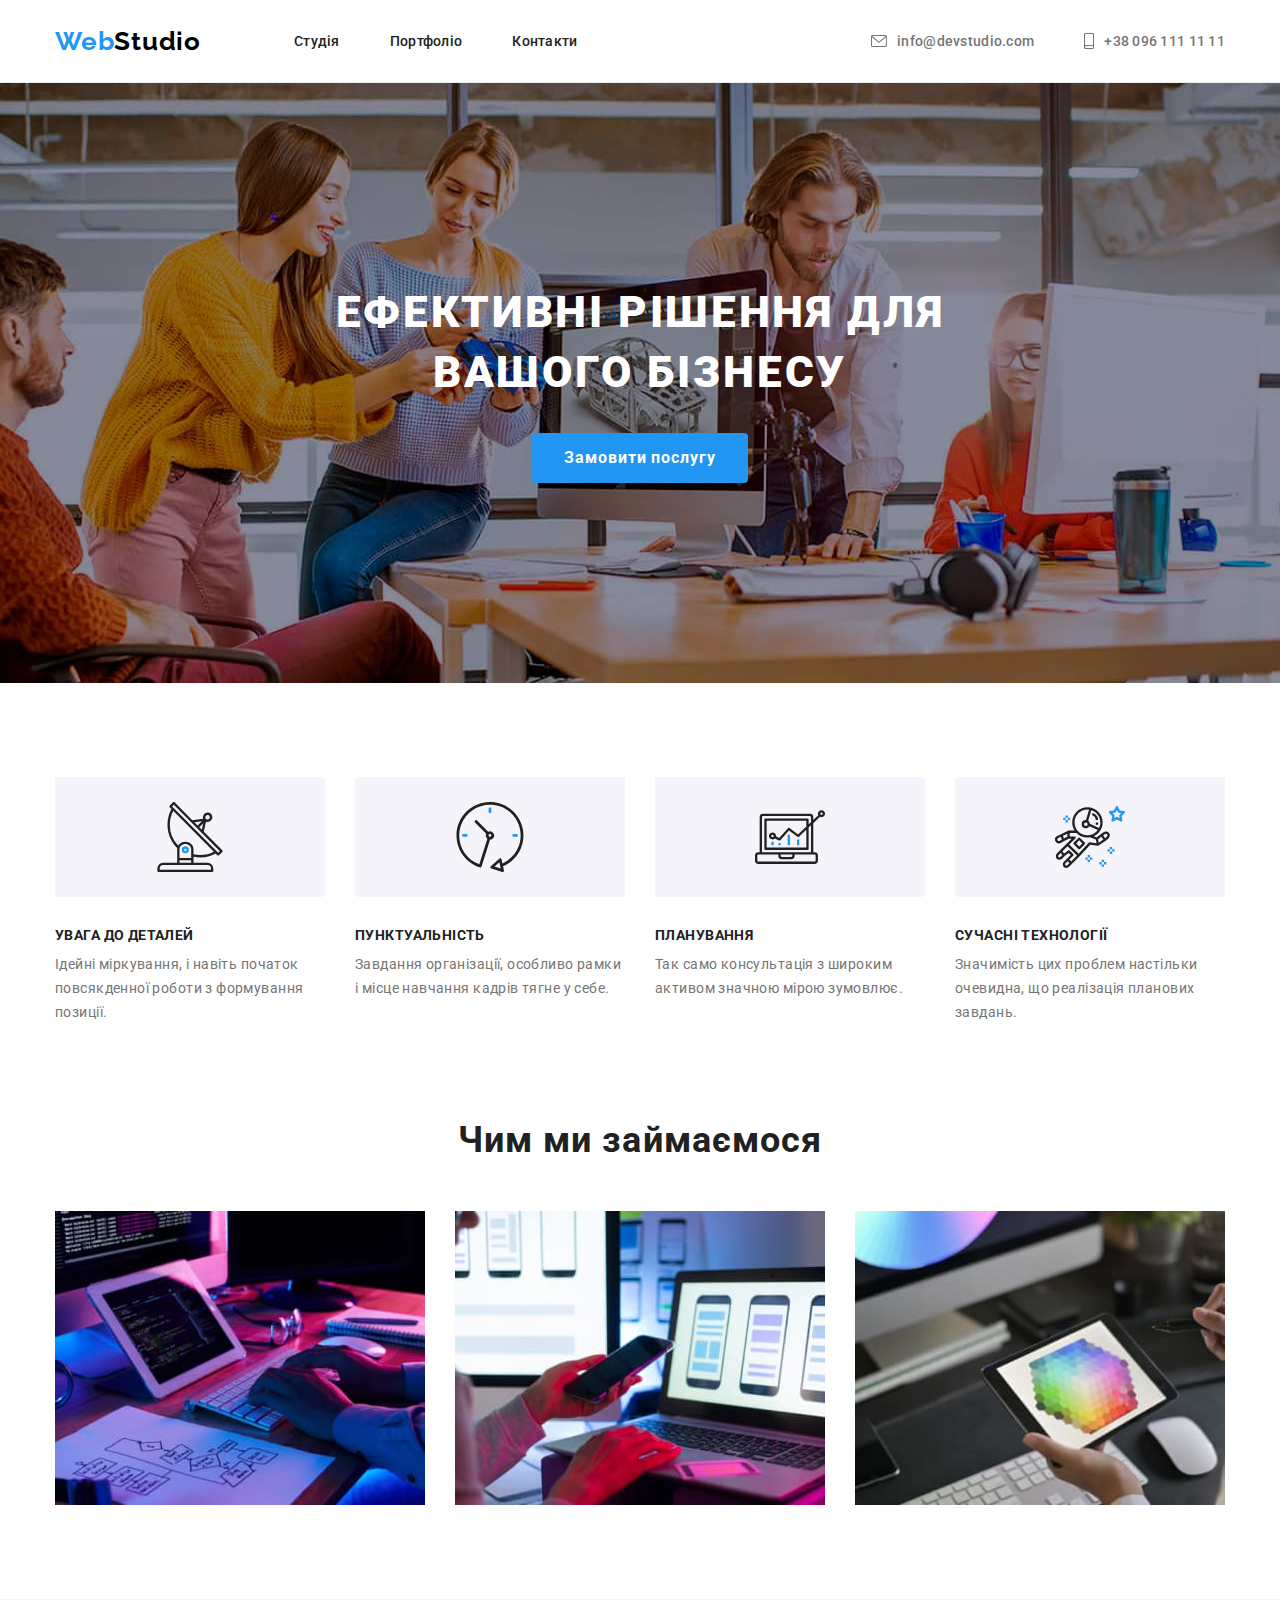
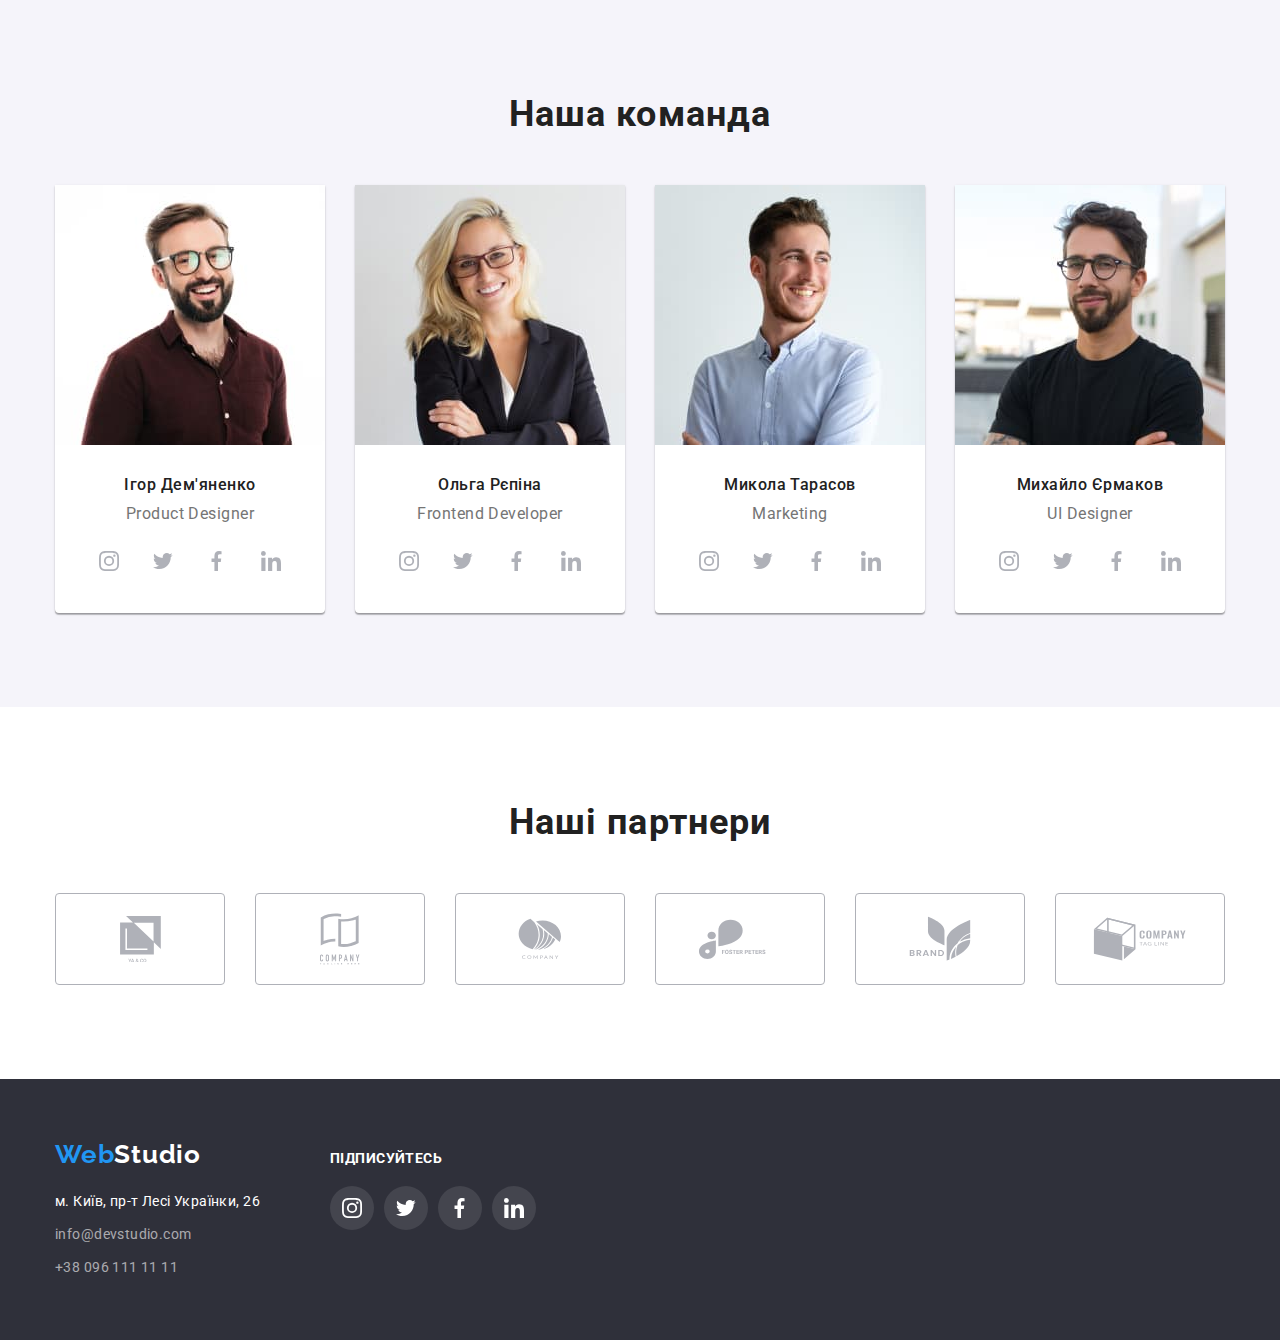
<file: index.html>
<!DOCTYPE html>
<html lang="uk">
<head>
    <meta charset="UTF-8">
    <meta http-equiv="X-UA-Compatible" content="IE=edge">
   <meta name="viewport" content="width=device-width, initial-scale=1.0">
   <title>WebStudio</title>
   <link rel="preconnect" href="https://fonts.googleapis.com">
   <link rel="preconnect" href="https://fonts.gstatic.com" crossorigin>
   <link href="https://fonts.googleapis.com/css2?family=Raleway:wght@700&family=Roboto:wght@400;500;700;900&display=swap" rel="stylesheet">
    <link rel="stylesheet" href="https://cdnjs.cloudflare.com/ajax/libs/modern-normalize/1.1.0/modern-normalize.min.css">
   <link rel="stylesheet" href="./css/style.css" />

</head>
<body>
  <header class="header ">
    
    <div class="header-div container">
    <nav class="header-nav ">
       <a class="second-logo-color link" href="./index.html"><span class="logo-color">Web</span>Studio</a>
       <ul class="header-list"> 
            
            <li class="header-item">
                <a class="header-link link list focus-header" href="./index.html">Студія</a>
            </li>
            <li class="header-item">
                <a class="header-link link list focus-header" href="./portfolio.html">Портфоліо</a>
            </li>
            <li class="header-item">
                <a class="header-link link list focus-header" href="-">Контакти</a>
            </li>
        </ul>
    </nav>
        <ul class="header-contact">
        <li class="contact-item">
            
            <a class="contact-link link list contact-clr-change" href="mailto:info@devstudio.com">
                <svg class="email-svg">
                    <use href="./images/symbol-defs.svg#icon-email"></use>
                </svg>
                info@devstudio.com</a></li>
        <li class="contact-item">
        
        
        <a class="contact-link link list contact-clr-change" href="tel:+380961111111">
            <svg class="telephon-svg">
                <use href="./images/symbol-defs.svg#icon-smartphon"></use>
            </svg>
            +38 096 111 11 11</a></li>
        </ul>
    </div>
    </header>
  <main class="middle">

    <section class="middle-section ">
        <div class="container">
      <h1 class="middle-title">Ефективні рішення для вашого бізнесу</h1>
      
      <button type="button" class="middle-button btm-settings">Замовити послугу</button>  
    
</div>
    </section>
    <section class="middle-advant section">
        <div class="container">
    <ul class="middle-list list ">
        <li class="middle-item "> <div class="middle-svg-div">
            <svg class="middle-svg1">
                <use href="./images/symbol-defs.svg#icon-antena-img"></use>
            </svg></div>
            <h3 class="advant-title">увага до деталей</h3>
        <p class="middle-text">Ідейні міркування, і навіть початок повсякденної роботи з формування позиції.</p></li>
        <li class="middle-item ">
           <div class="middle-svg-div"> <svg class="middle-svg2">
                <use href="./images/symbol-defs.svg#icon-clock-img"></use>
            </svg></div>
            <h3 class="advant-title">пунктуальність</h3>
        <p class="middle-text">Завдання організації, особливо рамки і місце навчання кадрів тягне у себе.</p></li>
        <li class="middle-item ">
           <div class="middle-svg-div"> <svg class="middle-svg3">
                <use href="./images/symbol-defs.svg#icon-diagram-img"></use>
            </svg></div>
            <h3 class="advant-title">планування</h3>
        <p class="middle-text">Так само консультація з широким активом значною мірою зумовлює.</p></li>
        <li class="middle-item ">
            <div class="middle-svg-div"><svg class="middle-svg4">
                <use href="./images/symbol-defs.svg#icon-astronaut-img"></use>
            </svg></div>
            <h3 class="advant-title">сучасні технології</h3>
        <p class="middle-text">Значимість цих проблем настільки очевидна, що реалізація планових завдань.</p></li>
    </ul>
        </div>
</section>
        <section class="function section">
         <div class=" container">
    <h2 class="function-title ">Чим ми займаємося</h2>
       <ul class="function-list">
            <li class="function-item list"><img src="./images1folder/imgabout-img1.jpg" alt="Написання коду" width="370" height="294"> </li>
            <li class="function-item list"><img src="./images1folder/imgabout-img2.jpg" alt="Адаптація " width="370" height="294"></li>
            <li class="function-item list"><img src="./images1folder/imgabout-img3.jpg" alt="Дизайн" width="370" height="294"></li>
        </ul>
    </div>
       </section>
       <section class="team-section section">
        <div class="container">
       <h2 class="team-title">Наша команда</h2>
        <ul class="team-list">
        <li class="team-item list">
            <img src="./images2folder/imgman-photo1.jpg" alt="Ігор Дем'яненко"  width="270" height="260">
           <div class="team-div"> <h3 class="team-name">Ігор Дем'яненко</h3>
            <p class="team-text" lang="en">Product Designer</p>
        
            <ul class="social-team-list">
                <li class="team-social-item list">
                    <a class="social-team-link" href="-">
                    <svg class="social-team-svg icon-instagram">
                        <use href="./images/symbol-def.svg#icon-instagram"></use>
                    </svg>
                    </a>
                </li>
                <li class="team-social-item list">
                    <a class="social-team-link" href="-">
                    <svg class="social-team-svg icon-twitter">
                        <use href="./images/symbol-defs.svg#icon-twitter"></use>
                    </svg>
                    </a>
                </li>
                <li class="team-social-item list">
                    <a class="social-team-link" href="-">
                    <svg class="social-team-svg icon-facebook">
                        <use href="./images/symbol-defs.svg#icon-facebook"></use>
                    </svg>
                    </a>
                </li>
                <li class="team-social-item list">
                    <a class="social-team-link" href="-">
                    <svg class="social-team-svg icon-linkedin">
                        <use href="./images/symbol-defs.svg#icon-linkedin"></use>
                    </svg>
                    </a>
                </li>
            </ul>
        
        </div>
        </li>
        <li class="team-item list"><img src="./images2folder/imgman-photo2.jpg" alt="Ольга Рєпіна" width="270" height="260" >
            <div class="team-div"><h3 class="team-name">Ольга Рєпіна</h3>
            <p class="team-text" lang="en">Frontend Developer</p>
            
                <ul class="social-team-list">
                    <li class="team-social-item list">
                        <a class="social-team-link" href="-">
                        <svg class="social-team-svg icon-instagram">
                            <use href="./images/symbol-def.svg#icon-instagram"></use>
                        </svg>
                        </a>
                    </li>
                    <li class="team-social-item list">
                        <a class="social-team-link" href="-">
                        <svg class="social-team-svg icon-twitter">
                            <use href="./images/symbol-defs.svg#icon-twitter"></use>
                        </svg>
                        </a>
                    </li>
                    <li class="team-social-item list">
                        <a class="social-team-link" href="-">
                        <svg class="social-team-svg icon-facebook">
                            <use href="./images/symbol-defs.svg#icon-facebook"></use>
                        </svg>
                        </a>
                    </li>
                    <li class="team-social-item list">
                        <a class="social-team-link" href="-">
                        <svg class="social-team-svg icon-linkedin">
                            <use href="./images/symbol-defs.svg#icon-linkedin"></use>
                        </svg>
                        </a>
                    </li>
                </ul>
           
        </div>
        </li>
        <li class="team-item list"><img src="./images2folder/imgman-photo3.jpg" alt="Микола Тарасов"  width="270" height="260" >
            <div class="team-div"><h3 class="team-name">Микола Тарасов</h3>
            <p class="team-text" lang="en">Marketing</p>
            
                <ul class="social-team-list">
                    <li class="team-social-item list">
                        <a class="social-team-link" href="-">
                        <svg class="social-team-svg icon-instagram">
                            <use href="./images/symbol-def.svg#icon-instagram"></use>
                        </svg>
                        </a>
                    </li>
                    <li class="team-social-item list">
                        <a class="social-team-link" href="-">
                        <svg class="social-team-svg icon-twitter">
                            <use href="./images/symbol-defs.svg#icon-twitter"></use>
                        </svg>
                        </a>
                    </li>
                    <li class="team-social-item list">
                        <a class="social-team-link" href="-">
                        <svg class="social-team-svg icon-facebook">
                            <use href="./images/symbol-defs.svg#icon-facebook"></use>
                        </svg>
                        </a>
                    </li>
                    <li class="team-social-item list">
                        <a class="social-team-link" href="-">
                        <svg class="social-team-svg icon-linkedin">
                            <use href="./images/symbol-defs.svg#icon-linkedin"></use>
                        </svg>
                        </a>
                    </li>
                </ul>
            
        </div>
        </li>
        <li class="team-item list"><img src="./images2folder/imgman-photo4.jpg" alt="Михайло Єрмаков"  width="270" height="260" >
            <div class="team-div"><h3 class="team-name">Михайло Єрмаков</h3>
            <p class="team-text" lang="en">UI Designer</p>
            
                <ul class="social-team-list">
                    <li class="team-social-item list">
                        <a class="social-team-link" href="-">
                        <svg class="social-team-svg icon-instagram">
                            <use href="./images/symbol-def.svg#icon-instagram"></use>
                        </svg>
                        </a>
                    </li>
                    <li class="team-social-item list">
                        <a class="social-team-link" href="-">
                        <svg class="social-team-svg icon-twitter">
                            <use href="./images/symbol-defs.svg#icon-twitter"></use>
                        </svg>
                        </a>
                    </li>
                    <li class="team-social-item list">
                        <a class="social-team-link" href="-">
                        <svg class="social-team-svg icon-facebook">
                            <use href="./images/symbol-defs.svg#icon-facebook"></use>
                        </svg>
                        </a>
                    </li>
                    <li class="team-social-item list">
                        <a class="social-team-link" href="-">
                        <svg class="social-team-svg icon-linkedin">
                            <use href="./images/symbol-defs.svg#icon-linkedin"></use>
                        </svg>
                        </a>
                    </li>
                </ul>
           
        </div>
        </li>
        </ul>
     </div>
        </section>
        <section class="partner ">
            <div class="container">
            <h2 class="partner-title">Наші партнери</h2>
            <ul class="partner-list">
                <li class="partner-item list">
                    <a class="partner-link" href="-" >
                    <svg class="partner-svg icon-ya-co">
                        <use href="./images/symbol-defs.svg#icon-ya-co">

                        </use>
                    </svg>
                </a>
                </li>
                <li class="partner-item list">
                    <a class="partner-link" href="-" >
                    <svg class="partner-svg icon-list-cor" >
                        <use href="./images/symbol-defs.svg#icon-list-cor">

                        </use>
                    </svg>
                    </a>
                </li>
                <li class="partner-item list">
                    <a class="partner-link" href="-" >
                    <svg class="partner-svg icon-ship-cor" >
                        <use href="./images/symbol-defs.svg#icon-ship-cor">

                        </use>
                    </svg>
                    </a>
                </li>
                <li class="partner-item list">
                    <a class="partner-link" href="-" >
                        <svg class="partner-svg icon-foster"  >
                        <use href="./images/symbol-defs.svg#icon-foster">

                        </use>
                    </svg>
                    </a>
                </a>
                </li>
                <li class="partner-item list">
                    <a class="partner-link" href="-" >
                    <svg class="partner-svg icon-plant-cor" >
                        <use href="./images/symbol-defs.svg#icon-plant-cor">

                        </use>
                    </svg>
                    </a>
                </li>
                <li class="partner-item list">
                    <a class="partner-link" href="-" >
                    <svg class="partner-svg icon-teg-line" >
                        <use href="./images/symbol-defs.svg#icon-teg-line">

                        </use>
                    </svg>
                    </a>
                </li>
            </ul>
        </section>
    </div>
        </main>
     <footer class="footer ">
    <div class="container foooter-div">
        <div class="address-div">
          <a class="footer-logo  link list" href="./index.html"><span class="end-logo-color">Web</span>Studio</a>
            
                <address class="footer-address">
            <ul class="footer-list link list">
           <li class="footer-item"><a class="footer-link link footer-addr-clr address-clr-change" href="https://goo.gl/maps/CPtrU1FHBa2aNyZL9" target="_blank"
             rel="noopener noreferrer nofollow">м. Київ, пр-т Лесі Українки, 26</a></li>
            <li class="footer-item"><a class="footer-link link contact-clr-change" href="mailto:info@devstudio.com">info@devstudio.com</a></li>
            <li class="footer-item"><a class="footer-link link contact-clr-change" href="tel:+380961111111">+38 096 111 11 11</a></li>
        </ul>
   
    </address>
  </div> 
    <div class="social-networks-footer">
        <h2 class="social-title">Підписуйтесь</h2>
        <ul class="social-list">

            <li class="social-item list">
                <a class="social-link" href="">
                    <svg class="social-svg icon-instagram">
                        <use href="./images/symbol-def.svg#icon-instagram"></use>
                    </svg>
                </a>
            </li>
            <li class="social-item list">
                <a class="social-link" href="">
                    <svg class="social-svg icon-twitter">
                        <use href="./images/symbol-defs.svg#icon-twitter"></use>
                    </svg>
                </a>
            </li>
            <li class="social-item list">
                <a class="social-link" href="">
                    <svg class="social-svg icon-facebook">
                        <use href="./images/symbol-defs.svg#icon-facebook"></use>
                    </svg>
                </a>
            </li>
            <li class="social-item list">
                <a class="social-link" href="">
                    <svg class="social-svg icon-linkedin">
                        <use href="./images/symbol-defs.svg#icon-linkedin"></use>
                    </svg>
                </a>
            </li>
        </ul>
    </div>
    </div>
       </footer>
</body>
</html>
</file>
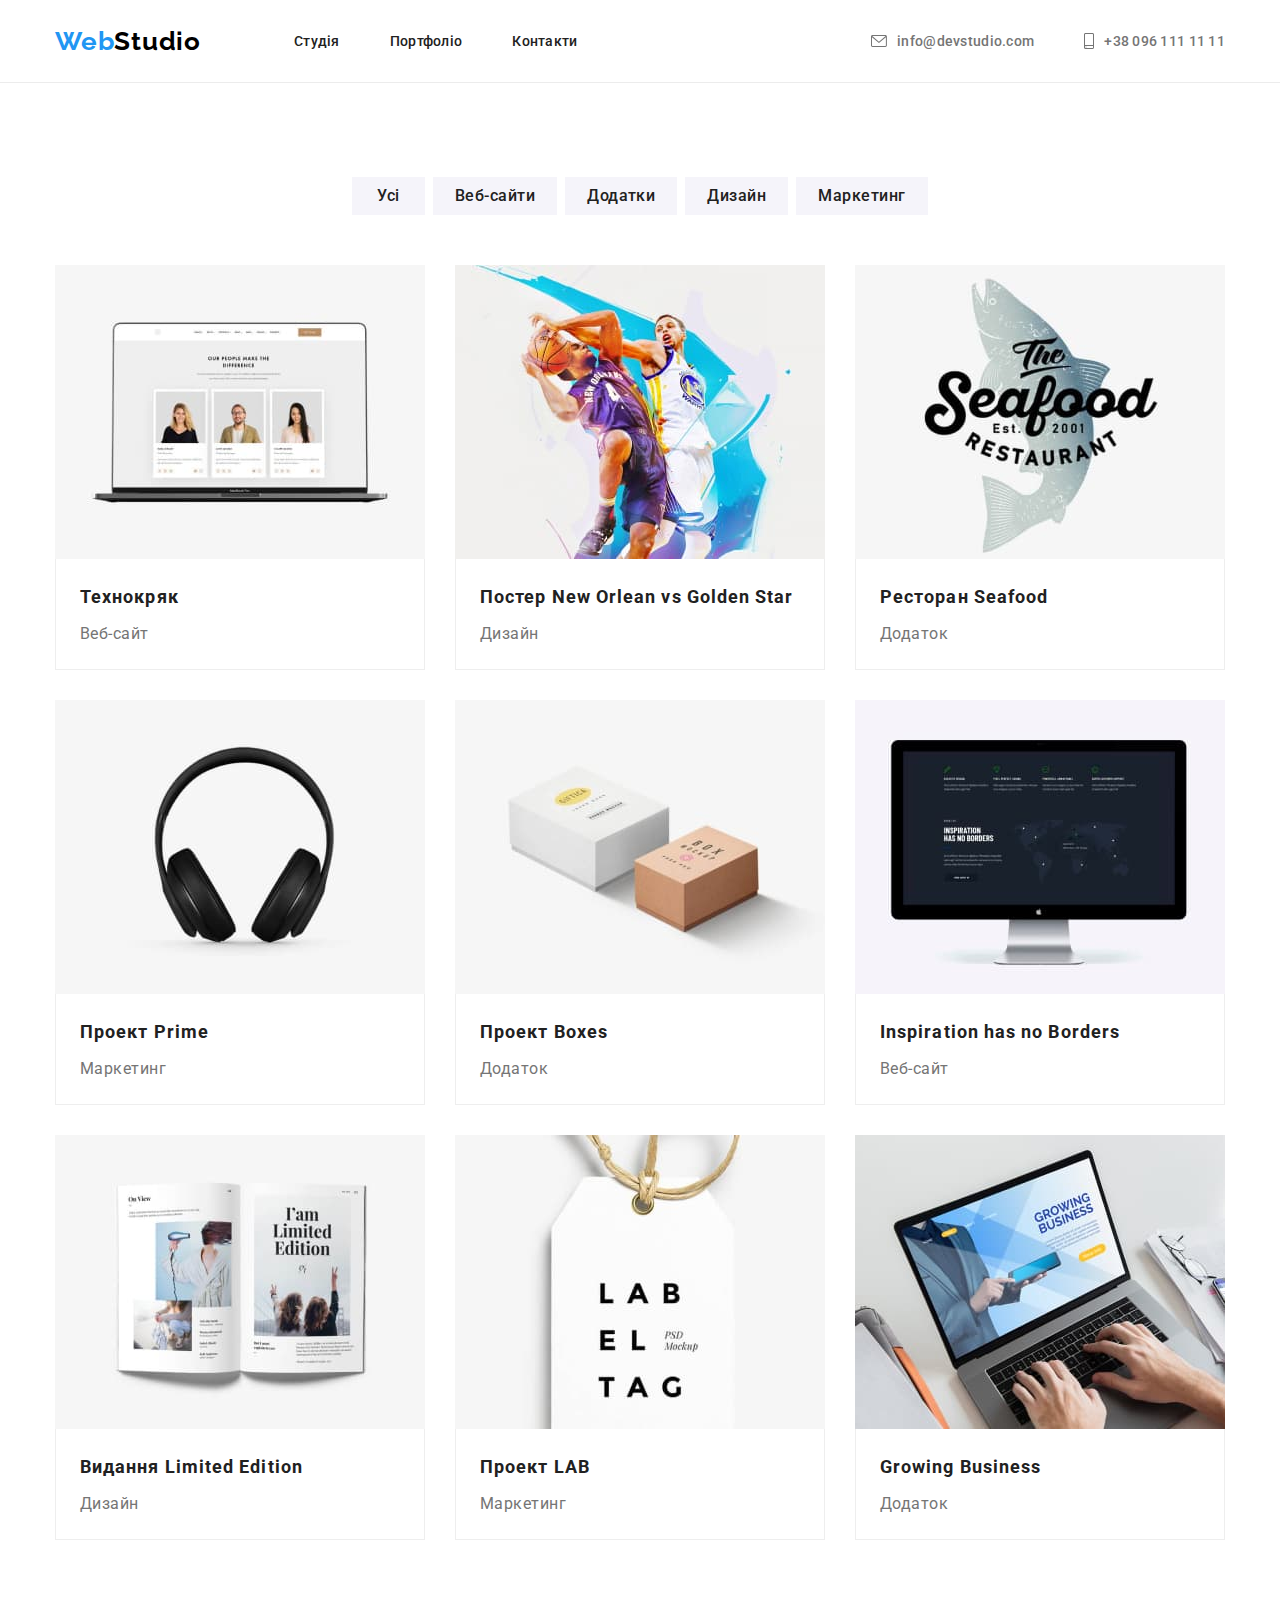
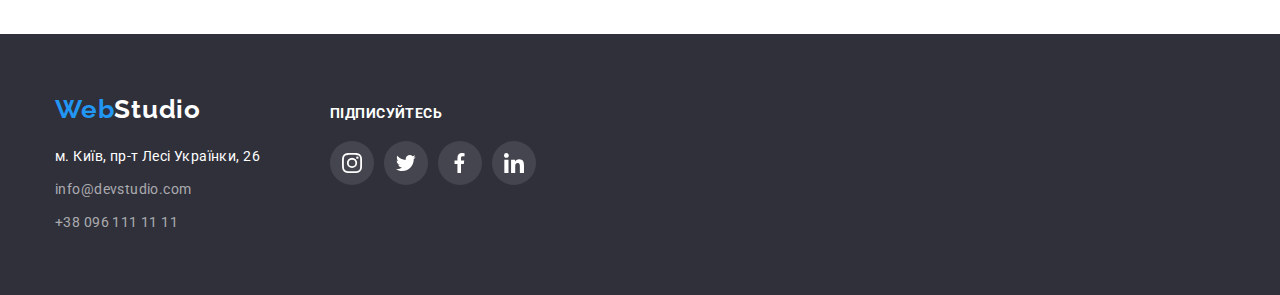
<file: portfolio.html>
<!DOCTYPE html>
<html lang="uk">
<head>
    <meta charset="UTF-8">
    <meta http-equiv="X-UA-Compatible" content="IE=edge">
    <meta name="viewport" content="width=device-width, initial-scale=1.0">
    <title>WebStudio</title>
    <link rel="preconnect" href="https://fonts.googleapis.com">
<link rel="preconnect" href="https://fonts.gstatic.com" crossorigin>
<link href="https://fonts.googleapis.com/css2?family=Raleway:wght@700&family=Roboto:wght@400;500;700;900&display=swap" rel="stylesheet">
<link rel="stylesheet" href="https://cdnjs.cloudflare.com/ajax/libs/modern-normalize/1.1.0/modern-normalize.min.css">
     <link rel="stylesheet" href="./css/style.css" />

</head>
<body class="portf-body">
  <header class="header ">
    
    <div class="header-div container">
    <nav class="header-nav ">
       <a class="second-logo-color link" href="./index.html"><span class="logo-color">Web</span>Studio</a>
       <ul class="header-list"> 
            
            <li class="header-item">
                <a class="header-link link list focus-header" href="./index.html">Студія</a>
            </li>
            <li class="header-item">
                <a class="header-link link list focus-header" href="./portfolio.html">Портфоліо</a>
            </li>
            <li class="header-item">
                <a class="header-link link list focus-header" href="-">Контакти</a>
            </li>
        </ul>
    </nav>
        <ul class="header-contact">
        <li class="contact-item">
            
            <a class="contact-link link list contact-clr-change" href="mailto:info@devstudio.com">
                <svg class="email-svg">
                    <use href="./images/symbol-defs.svg#icon-email"></use>
                </svg>
                info@devstudio.com</a></li>
        <li class="contact-item">
        
        
        <a class="contact-link link list contact-clr-change" href="tel:+380961111111">
            <svg class="telephon-svg">
                <use href="./images/symbol-defs.svg#icon-smartphon"></use>
            </svg>
            +38 096 111 11 11</a></li>
        </ul>
    </div>
    </header>
<main class="prtf-main-1">
<section class="filter">
<div class="container">
        <h1 class="visually-hidden">portfolio</h1>
        <ul class=" prtf-list">
    <li class="list prtf-btm"><button type="button" class="portfolio-btm1 btm-hover btm-focus">Усі</button></li>
    <li class="list prtf-btm"><button type="button" class="portfolio-btm btm-hover btm-focus">Веб-сайти</button></li>
    <li class="list prtf-btm"><button type="button" class="portfolio-btm btm-hover btm-focus">Додатки</button></li>
    <li class="list prtf-btm"><button type="button" class="portfolio-btm btm-hover btm-focus">Дизайн</button></li>
    <li class="list prtf-btm"><button type="button" class="portfolio-btm btm-hover btm-focus">Маркетинг</button></li>
    </ul>



<ul class="prtf-grid">
    <li class="list  prtf-li">
 <img src="./portfolio-photos-small/imgportf-photo1.jpg" alt="Технокряк" >
 <div class="prtf-card">
    <h2 class="portfolio-title">Технокряк</h2> 
 <p class="portfolio-text">Веб-сайт</p>

</div>
    </li>
    <li class="list prtf-li">
 <img  src="./portfolio-photos-small/imgportf-photo2.jpg" alt="Постер">
  <div class="prtf-card">
    <h2 class="portfolio-title">Постер  <span  lang="en">New Orlean vs Golden Star</span></h2>
  <p class="portfolio-text">Дизайн</p>
   
</div>
    </li>
    <li class="list prtf-li">
 <img  src="./portfolio-photos-small/imgportf-photo3.jpg" alt="Ресторан">
  <div class="prtf-card">
    <h2 class="portfolio-title">Ресторан  <span lang="en">Seafood</span></h2>
  <p class="portfolio-text">Додаток</p>
   
</div>
    </li>
    <li class="list prtf-li">
 <img  src="./portfolio-photos-small/imgportf-photo4.jpg" alt="Прайм">
  <div class="prtf-card">
    <h2 class="portfolio-title">Проект <span lang="en">Prime</span></h2>
  <p class="portfolio-text">Маркетинг</p>
   
</div>
    </li>
    <li class="list prtf-li">
 <img  src="./portfolio-photos-small/imgportf-photo5.jpg" alt="Бокси">
  <div class="prtf-card">
    <h2 class="portfolio-title">Проект <span lang="en">Boxes</span></h2>
  <p class="portfolio-text">Додаток</p>
   
</div>
    </li>
    <li class="list prtf-li">
 <img  src="./portfolio-photos-small/imgportf-photo6.jpg" alt="Немає меж">
  <div class="prtf-card">
    <h2 class="portfolio-title" lang="en">Inspiration has no Borders </h2>
  <p class="portfolio-text">Веб-сайт</p>
   
</div>
    </li>
    <li class="list prtf-li">
 <img  src="./portfolio-photos-small/imgportf-photo7.jpg" alt="Видання">
  <div class="prtf-card">
    <h2 class="portfolio-title">Видання <span lang="en">Limited Edition</span></h2>
  <p class="portfolio-text">Дизайн</p>
   
</div>
    </li>
    <li class="list prtf-li">
 <img  src="./portfolio-photos-small/imgportf-photo8.jpg" alt="Маркетинговий проект">
  <div class="prtf-card">
    <h2 class="portfolio-title">Проект <span lang="en">LAB</span></h2>
  <p class="portfolio-text">Маркетинг</p>
   
</div>
    </li>
    <li class="list prtf-li">
 <img  src="./portfolio-photos-small/imgportf-photo9.jpg" alt="Ростучий бізнес">
  <div class="prtf-card">
    <h2 class="portfolio-title" lang="en">Growing Business</h2>
  <p class="portfolio-text">Додаток</p>
   
</div>
    </li>
        </ul>
</div>
</section>
</main>
<footer class="footer ">
  <div class="container foooter-div">
      <div class="address-div">
        <a class="footer-logo  link list" href="./index.html"><span class="end-logo-color">Web</span>Studio</a>
          
              <address class="footer-address">
          <ul class="footer-list link list">
         <li class="footer-item"><a class="footer-link link footer-addr-clr address-clr-change" href="https://goo.gl/maps/CPtrU1FHBa2aNyZL9" target="_blank"
           rel="noopener noreferrer nofollow">м. Київ, пр-т Лесі Українки, 26</a></li>
          <li class="footer-item"><a class="footer-link link contact-clr-change" href="mailto:info@devstudio.com">info@devstudio.com</a></li>
          <li class="footer-item"><a class="footer-link link contact-clr-change" href="tel:+380961111111">+38 096 111 11 11</a></li>
      </ul>
 
  </address>
</div> 
  <div class="social-networks-footer">
      <h2 class="social-title">Підписуйтесь</h2>
      <ul class="social-list">

          <li class="social-item list">
              <a class="social-link" href="">
                  <svg class="social-svg icon-instagram">
                      <use href="./images/symbol-def.svg#icon-instagram"></use>
                  </svg>
              </a>
          </li>
          <li class="social-item list">
              <a class="social-link" href="">
                  <svg class="social-svg icon-twitter">
                      <use href="./images/symbol-defs.svg#icon-twitter"></use>
                  </svg>
              </a>
          </li>
          <li class="social-item list">
              <a class="social-link" href="">
                  <svg class="social-svg icon-facebook">
                      <use href="./images/symbol-defs.svg#icon-facebook"></use>
                  </svg>
              </a>
          </li>
          <li class="social-item list">
              <a class="social-link" href="">
                  <svg class="social-svg icon-linkedin">
                      <use href="./images/symbol-defs.svg#icon-linkedin"></use>
                  </svg>
              </a>
          </li>
      </ul>
  </div>
  </div>
     </footer>




    
</body>
</html>
</file>
<file: css/style.css>
:root {
--black-color: #212121 ;
--dark-gray-color:#2F303A ;
--black-000-color: #000000 ;
--blue-color: #2196F3 ;
--dark-blau:#188CE8 ;
--gray-color: #757575 ;
--white-color: #ffffff ;
--team-bg-colore:#F5F4FA ;;
--footer-address-clr: rgba(255, 255, 255, 0.6); 
/*------------portfolio----------------*/
--dark-white:#F5F4FA ;
--portf-btm-txt-clr:#212121 ;
--portf-title: #212121 ;
--portf-text:#757575;
--portf-btm-bg-effct:#2196F3;
--portf-btm-tx-effct: #ffffff ;
 }

h1,
h2,
h3,
h4,
h5,
h6,
p ,
ul,
ol{
	margin: 0;
    padding: 0;
}
.list {
	list-style: none;
	padding-left: 0;
	margin: 0;
}
.link {
	text-decoration: none;
	color: inherit;
}
img {
	display: block;
	max-width: 100%;
	height: auto;
}
address {
	font-style: normal;
	/* or */
	font-style: inherit;
}

.list{
    list-style: none;
}

.link{
    text-decoration: none;
}
html{
 box-sizing: border-box;
}

*,
*::before ,
*::after{
    box-sizing: inherit;
}

body{
    font-family:"Roboto", sans-serif ;
    color: var(--black-color);
    margin: 0;
    display: block;
    align-items: center;
    background-color: var(--white-color);
}

.container{
    width: 1200px;
    margin-left: auto;
    margin-right: auto;
    padding-left: 15px;
    padding-right: 15px;
}

.section{
    padding-top: 94px ;
    padding-bottom: 94px;
}
 /*-------------------- Header-----------------*/
.header-place{
    display: block;
    
}
.header-div{
    display: flex;
    margin-left: auto;
    margin-right: auto;
   
}
.header {
    border-bottom: 1px solid #ECECEC;
    color:var(--white-color);
    display: flex;
    align-items: center;
    
  

  
}


.header-nav{
    display: flex;
    align-items: center;
}

.second-logo-color {
    align-items: center;
    margin-right: 93px;


    font-family: 'Raleway';
font-style: normal;
font-weight: 700;
font-size: 26px;
line-height:calc(31/26);
letter-spacing: 0.03em;
    color:var(--black-000-color) ;
}
.logo-color {
    color: var(--blue-color);
}
.header-list {
    display: flex ;
    align-items: center;
    
}

.header-item {
    padding-top: 32px;
    padding-bottom: 32px;
    margin-right: 50px;
    display: block;
}
.header-item:last-child{
    margin-right: 0;
}
.email-svg{
    width: 16px;
    height: 12px;
    margin-right: 10px;
    fill: currentColor;
}
.header-link {
    padding-top: 32px;
    padding-bottom: 32px;
    


font-weight: 500;
font-size: 14px;
line-height: 1.14;
letter-spacing: 0.02em;
color: var(--black-color);
}
.header-link:hover  {
 color: var(--blue-color);
 
}
.focus-header:focus{
    color: var(--blue-color);
}


.header-contact {
    display: flex;
    margin-left: auto;
    align-items: center;
   

}
.telephon-svg{
    width: 10px;
    height: 16px;
    margin-right: 10px;
    fill: currentColor;
   
}

.contact-item {
    margin-right: 50px;
   display: block;
   
   
    
}
.contact-item:hover , .contact-item:focus{
    color: var(--blue-color);
}
.contact-item:last-child{
    margin-right: 0;
}
.contact-link {
    padding-top: 32px;
    padding-bottom: 32px;


    font-weight: 500;
font-size: 14px;
line-height: calc(16/14);
letter-spacing: 0.02em;
    color: var(--gray-color);
    display: flex;
    align-items: center;
}

.contact-clr-change:hover , .contact-clr-change:focus{
color: var(--blue-color);
}
    
    
.middle{
  
   
}

.middle-section {
    background-image: url(../background-img/background-image.jpg);
    background-color: var(--dark-gray-color);
    padding-top: 200px;
    padding-bottom: 200px;
    max-width: 1600px;
    max-height: 600px;
    background-position: center;
    background-size: cover;
    background-repeat: no-repeat;
    margin: 0 auto;
}


.middle-title {
    display: block;
    text-align: center;
    max-width: 696px;
    align-items: center;
    margin: 0 auto;
    margin-bottom: 30px;
    
   
    font-weight: 900;
    font-size: 44px;
    line-height: 1.36;
    text-align: center;
    letter-spacing: 0.06em;
    text-transform: uppercase;
        color: var(--white-color);
      
}

/* .mdl-btm-chg:hover , .mdl-btm-chg:focus{ 
    background-color: #188CE8;
}*/
.botton-div-1{
    padding-bottom: 200px;
}
.middle-button{
    display: inline-block;
    margin: 0 auto;
    padding-top: 10px;
    padding-bottom: 10px;
    padding-left: 32px;
    padding-right: 32px;
   

    font-family:inherit;
    font-weight: 700;
font-size: 16px;
line-height: 1.88;
background-color: var(--blue-color);
color: var(--white-color);
display: flex;
align-items: center;
text-align: center;
border-radius: 4px;
letter-spacing: 0.06em;
border: 0px;


}

.btm-settings:hover , .btm-settings:focus{
    background-color: var(--dark-blau);
    cursor: pointer;

}
.middle-advant {
    padding-bottom: 0;
   
}
.middle-list {
    display: flex;
    margin: 0, auto;
    
}
.middle-item {
    width: 270px;
    margin-right: 30px; 
    
   
}

.middle-item:last-child{
    margin: 0;
}
.middle-svg-div{
    width: 270px;
    height: 120px;
    background-color: #F5F4FA;
    border-radius: 4px;
    margin-bottom: 30px;
   
    display: flex;
    justify-content: center;
    align-items: center;
    
}
.middle-svg1{
    width: 70px;
    height: 70px;
       
}
.middle-svg2{
    width:70px;
    height: 70px;

}
.middle-svg3{
    width: 70px;
    height: 70px;
}
.middle-svg4{
    width: 70px;
    height: 70px;
}


.advant-title {
font-weight: 700;
font-size: 14px;
line-height: calc(16/14);
letter-spacing: 0.03em;
text-transform: uppercase;
color: var(--black-color);
margin-bottom: 10px;
}
.middle-text {
    font-weight: 400;
font-size: 14px;
line-height: 1.71;
letter-spacing: 0.03em;
color: var(--gray-color);
}
.function {
    background-color: var(--white-color);
    
}

.function-title {
    margin-bottom: 50px;
    
font-weight: 700;
font-size: 36px;
line-height: calc(42/36);
text-align: center;
letter-spacing: 0.03em;
}


.function-list {
    display: flex;
    padding: 0;
}
.function-item {
    margin-right: 30px;
   
}
.function-item:last-child{
    margin: 0;
}

.team-section {
    background-color: var(--team-bg-colore);
}

.team-title {
margin-bottom: 50px;


color: var(--black-color);
font-weight: 700;
font-size: 36px;
line-height: calc(42/36);
text-align: center;
letter-spacing: 0.03em;
}
.team-list {
    display: flex;
    padding: 0;
}
.team-item {
    border-radius: 0px 0px 4px 4px;
    box-shadow: 0px 1px 3px rgba(0, 0, 0, 0.12), 0px 1px 1px rgba(0, 0, 0, 0.14), 0px 2px 1px rgba(0, 0, 0, 0.2);
    background-color: var(--white-color);
    width: 270px;
    margin-right: 30px;
}
.team-item:last-child{
margin: 0;
}
.team-div{
   
 padding-bottom: 30px;
 padding-top: 30px;
}
.team-name {
margin-bottom: 10px;

color: var(--black-color);
font-weight: 500;
font-size: 16px;
line-height: calc(19/16);
text-align: center;
letter-spacing: 0.03em;
}
.team-text {
color: var(--gray-color);
font-weight: 400;
font-size: 16px;
line-height: calc(19/16);
text-align: center;
letter-spacing: 0.03em;
}

.social-team-list{
    display: flex;
    margin-top: 16px;
   
    justify-content: center;
}

.team-social-item {
    margin-right: 10px;
   
}
.team-social-item:last-child{
    margin-right: 0;
}
.social-team-link{
    width: 44px;
    height: 44px;
    display: flex;
    justify-content: center;
    align-items: center;
    color: #AFB1B8;
    border-radius: 50%;
}
.social-team-link:hover , .social-team-link:focus {
    background-color: var(--blue-color);
    color: var(--white-color);
 }
.social-team-svg {
    width: 100%;
    height: 100%;
    fill: currentColor;
}

.partner {
    padding-top: 94px;
    padding-bottom: 94px;
    background-color: var(--white-color);
   
}
.partner-title {
   margin-left: auto;
   margin-right: auto;
   margin-bottom: 50px;

   font-weight: 700;
font-size: 36px;
line-height: calc(42/36);
text-align: center;
letter-spacing: 0.03em;
}
.partner-list {
    display: flex;
    
}
.partner-item {
    margin-right: 30px;
   
width: 170px;
height: 92px;

}

.partner-item:last-child{
    margin-right: 0;
}

.partner-link{
    color:#AFB1B8 ;
    width: 100%;
    height: 100%;
    border: 1px solid #AFB1B8;
    border-radius: 4px;
    display: flex;
    justify-content: center;
    align-items: center;
   
}
.partner-link:hover,.partner-link:focus {
    color: var(--blue-color);
    border-color: var(--blue-color);
    
}
.partner-svg{
fill:currentColor;
object-fit: contain;



}
/* --------stile for every icon----------- */
 .icon-ya-co{
    width: 41px;
    height: 46.7px;
   object-position: 50% 50%;
    
}
.icon-list-cor{
     width: 40px;
    height: 52px;
    
}
.icon-ship-cor{
     width: 43.46px;
    height: 41.18px;
    
}
.icon-foster{
     width: 84.44px;
    height: 40.62px;
    
}
.icon-plant-cor{
     width: 62.54px;
    height: 45.43px;
    
}
.icon-teg-line{
     width: 93.79px;
    height: 43.93px;
    
}

/* ----------------end------------------ */

.footer {
    padding-top:60px; 
    padding-bottom: 60px;
    margin: 0 , auto;
    background-color: var(--dark-gray-color);
    
}
.foooter-div{
    display: flex;
    align-items: baseline;

}
.address-div{

}

.footer-logo {
color: var(--white-color);
font-weight: 700;
font-size: 26px;
line-height: calc(31/26);
letter-spacing: 0.03em;
font-family: 'Raleway';
font-style: normal;
display: block;
margin-bottom: 20px;


}
.end-logo-color {
    color: var(--blue-color);
}
.footer-address {
}
.footer-list {
}
.footer-item {
    font-style: normal;
    margin-bottom: 9px;

}
.footer-item:last-child{
   margin-bottom: 0;
}

.footer-link {
 color: var(--footer-address-clr);
 font-family: 'Roboto';
font-style: normal;
font-weight: 400;
font-size: 14px;
line-height: 1.71;
letter-spacing: 0.03em;
}
.footer-addr-clr{
    color:var(--white-color) ;
}
.address-clr-change:hover,.address-clr-change:focus{
    color: var(--blue-color)
}

.social-networks-footer{
    margin-left: 70px;
}
.social-title{
    
    font-weight: 700;
font-size: 14px;
line-height: 16px;
letter-spacing: 0.03em;
text-transform: uppercase;

color: #FFFFFF;
}
.social-list{
    display: flex;
    margin-top: 20px;
}
.social-item {
    width: 44px;
    height: 44px;
    
    margin-right: 10px;
    
}
.social-item:last-child{
    margin-right: 0;
}
.social-link {
    width: 100%;
    height: 100%;
    display: flex;
    justify-content: center;
    align-items: center;
    background: rgba(255, 255, 255, 0.1);
    border-radius: 50%; 
    fill: #FFFFFF;
}
.social-link:hover , .social-link:focus{
    background-color: var(--blue-color);
}
.social-svg {
    
    object-fit: contain;
    width:100%;
    height: 100%;
    
}
.icon-instagram{
    width: 20px; ;
    height: 20px; ;
}
.icon-twitter{
    width:20px ;
    height: 20px;
}
.icon-facebook{
    width: 20px; ;
    height: 20px; ;
}
.icon-linkedin{
    width: 20px;
    height:20px;
}
/* -----------portfolio-------------*/

.portf-body{
    background-color:var(--white-color) ;
    font-family:"Roboto", sans-serif ;
    color: var(--black-color);

}

.prtf-header{
    background-color: var(--white-color);
 }
.visually-hidden {
    position: absolute;
    white-space: nowrap;
    width: 1px;
    height: 1px;
    overflow: hidden;
    border: 0;
    padding: 0;
    clip: rect(0 0 0 0);
    clip-path: inset(50%);
    margin: -1px;
} 
.prtf-list{
    display: flex;
    justify-content: center;
    margin-bottom: 50px;
}
.prtf-btm{
    margin-right: 8px;
   
}



.prtf-btm:last-child{
    margin: 0;
}
.filter{
    padding-top: 94px;
    background-color: var(--white-color);
    padding-bottom: 94px;
}
.portfolio-btm1{
    padding-left: 25px;
    padding-right: 25px;
    padding-top: 6px;
    padding-bottom: 6px;

    font-family:inherit;
    background-color: var(--dark-white);
  color: var(--black-color);
  border: 0px;
  font-weight: 500;
font-size: 16px;
line-height: 1.62;
text-align: center;
letter-spacing: 0.03em;
cursor: pointer;
    }
.portfolio-btm{
    padding-top: 6px;
    padding-left: 22px;
    padding-right: 22px;
    padding-bottom: 6px;


    font-family:inherit;
    background-color: var(--dark-white);
  color: var(--black-color);
  border: 0px;
  font-weight: 500;
font-size: 16px;
line-height: 1.62;
text-align: center;
letter-spacing: 0.03em;
cursor: pointer;

}


.btm-hover:hover {
    background-color: var(--blue-color);
    color:var(--white-color);
 }

 .btm-focus:focus{
    background-color:var(--blue-color) ;
    color:var(--white-color);
 }




 .prtf-grid{
    margin-top: 50px;
    padding: 0;
    display: flex;
    flex-wrap: wrap;
     gap: 30px;
     margin: 0;
    
     }
  
 /* } 
 .prtf-grid:nth-child(3n){
    column-gap: 0;
 }*/
.prtf-li{
    flex-basis: calc((100% - 60px) / 3);
}
.prtf-li:hover , .prtf-li:focus{
    box-shadow: 0px 1px 1px rgba(0, 0, 0, 0.12), 0px 4px 4px rgba(0, 0, 0, 0.06), 1px 4px 6px rgba(0, 0, 0, 0.16);
}
.prtf-card{
    padding: 20px 24px;
   margin: 0;
    border: 1px solid #EEEEEE;
    border-top: none;
   
}

.portfolio-images{
    
}
 .portfolio-title{
    margin-bottom:4px ;

    font-weight: 700;
font-size: 18px;
line-height: 2;
letter-spacing: 0.06em;
color: var(--black-color);
 }



 .portfolio-text{

    font-weight: 400;
font-size: 16px;
line-height: 1.88;
letter-spacing: 0.03em;
color: var(--gray-color);
margin: 0;

 }
</file>
